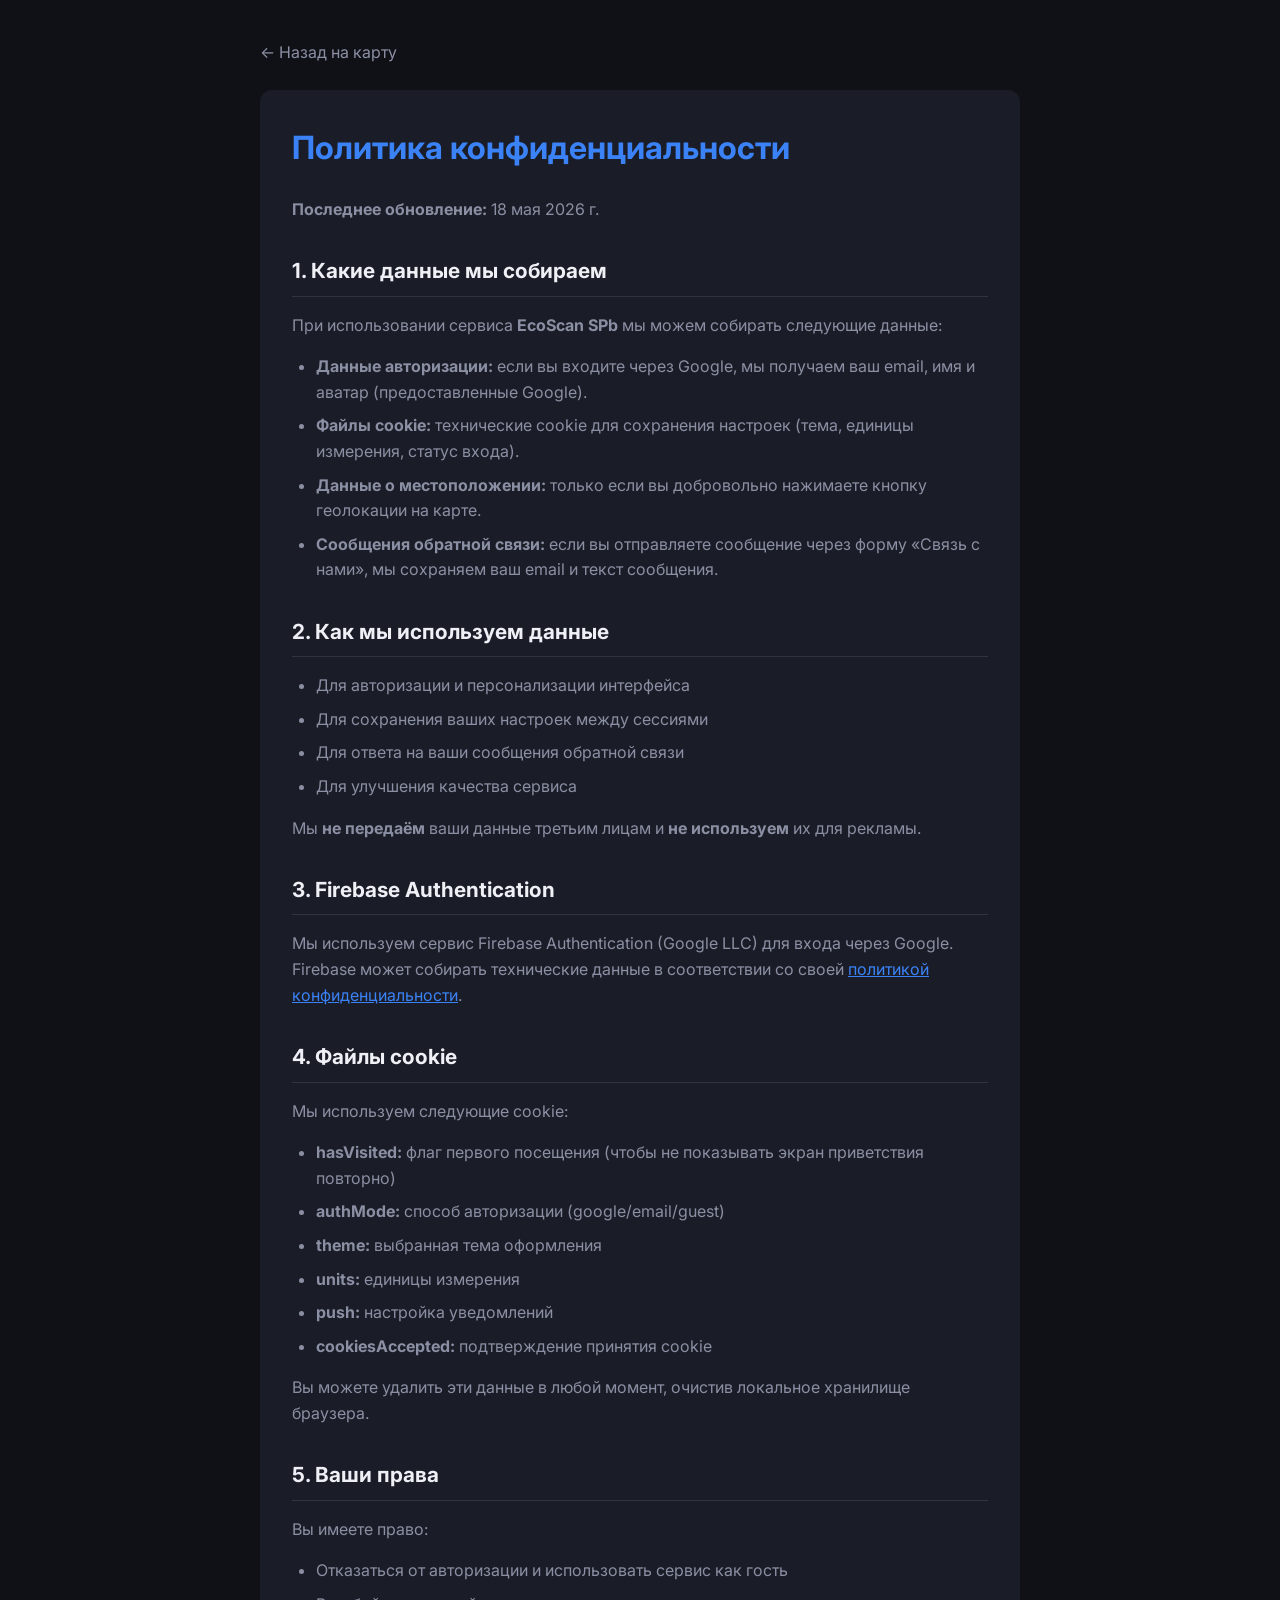
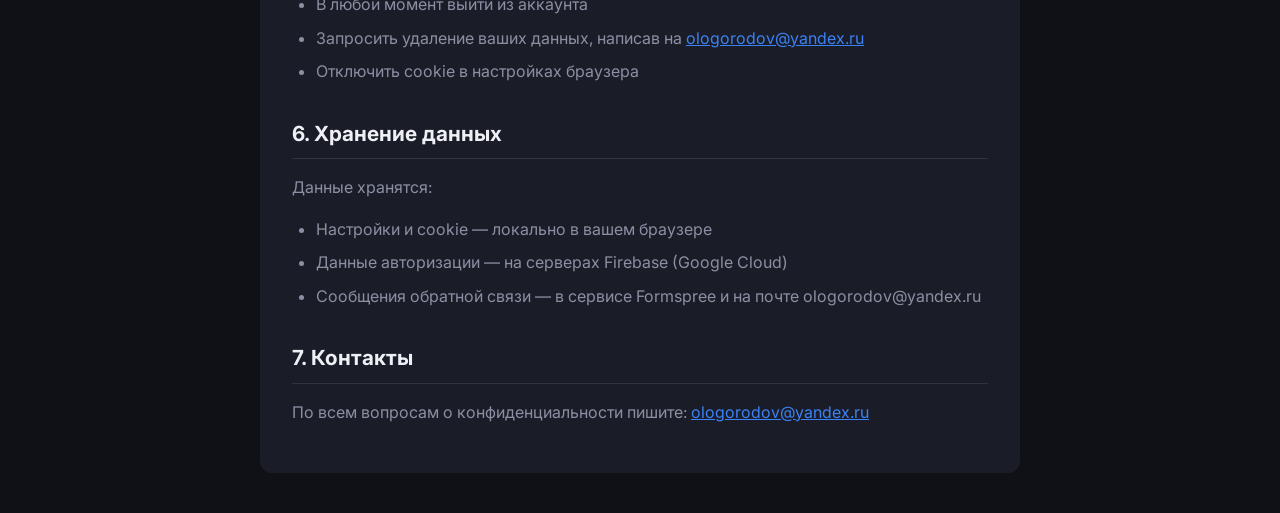
<file: privacy.html>
<!DOCTYPE html>
<html lang="ru">
<head>
  <meta charset="UTF-8">
  <meta name="viewport" content="width=device-width, initial-scale=1.0">
  <title>Политика конфиденциальности — EcoScan SPb</title>
  <link rel="preconnect" href="https://fonts.googleapis.com">
  <link rel="preconnect" href="https://fonts.gstatic.com" crossorigin>
  <link href="https://fonts.googleapis.com/css2?family=Inter:opsz,wght@14..32,400;14..32,500;14..32,600&display=swap" rel="stylesheet">
  <style>
    * { margin: 0; padding: 0; box-sizing: border-box; }
    body {
      font-family: 'Inter', -apple-system, sans-serif;
      background: #0f1117;
      color: #eef0f6;
      line-height: 1.6;
      padding: 40px 20px;
      max-width: 800px;
      margin: 0 auto;
    }
    h1 { color: #3b82f6; margin-bottom: 24px; font-size: 2rem; }
    h2 { color: #eef0f6; margin: 32px 0 16px; font-size: 1.3rem; border-bottom: 1px solid rgba(255,255,255,0.1); padding-bottom: 8px; }
    p { color: #8b8fa3; margin-bottom: 16px; }
    a { color: #3b82f6; text-decoration: underline; }
    ul { color: #8b8fa3; margin-bottom: 16px; padding-left: 24px; }
    li { margin-bottom: 8px; }
    .container { background: #1a1d27; border-radius: 12px; padding: 32px; }
    .back-link { display: inline-block; margin-bottom: 24px; color: #8b8fa3; text-decoration: none; }
    .back-link:hover { color: #eef0f6; }
  </style>
</head>
<body>
  <a href="index.html" class="back-link">← Назад на карту</a>
  <div class="container">
    <h1>Политика конфиденциальности</h1>
    <p><strong>Последнее обновление:</strong> 18 мая 2026 г.</p>

    <h2>1. Какие данные мы собираем</h2>
    <p>При использовании сервиса <strong>EcoScan SPb</strong> мы можем собирать следующие данные:</p>
    <ul>
      <li><strong>Данные авторизации:</strong> если вы входите через Google, мы получаем ваш email, имя и аватар (предоставленные Google).</li>
      <li><strong>Файлы cookie:</strong> технические cookie для сохранения настроек (тема, единицы измерения, статус входа).</li>
      <li><strong>Данные о местоположении:</strong> только если вы добровольно нажимаете кнопку геолокации на карте.</li>
      <li><strong>Сообщения обратной связи:</strong> если вы отправляете сообщение через форму «Связь с нами», мы сохраняем ваш email и текст сообщения.</li>
    </ul>

    <h2>2. Как мы используем данные</h2>
    <ul>
      <li>Для авторизации и персонализации интерфейса</li>
      <li>Для сохранения ваших настроек между сессиями</li>
      <li>Для ответа на ваши сообщения обратной связи</li>
      <li>Для улучшения качества сервиса</li>
    </ul>
    <p>Мы <strong>не передаём</strong> ваши данные третьим лицам и <strong>не используем</strong> их для рекламы.</p>

    <h2>3. Firebase Authentication</h2>
    <p>Мы используем сервис Firebase Authentication (Google LLC) для входа через Google. Firebase может собирать технические данные в соответствии со своей <a href="https://policies.google.com/privacy" target="_blank">политикой конфиденциальности</a>.</p>

    <h2>4. Файлы cookie</h2>
    <p>Мы используем следующие cookie:</p>
    <ul>
      <li><strong>hasVisited:</strong> флаг первого посещения (чтобы не показывать экран приветствия повторно)</li>
      <li><strong>authMode:</strong> способ авторизации (google/email/guest)</li>
      <li><strong>theme:</strong> выбранная тема оформления</li>
      <li><strong>units:</strong> единицы измерения</li>
      <li><strong>push:</strong> настройка уведомлений</li>
      <li><strong>cookiesAccepted:</strong> подтверждение принятия cookie</li>
    </ul>
    <p>Вы можете удалить эти данные в любой момент, очистив локальное хранилище браузера.</p>

    <h2>5. Ваши права</h2>
    <p>Вы имеете право:</p>
    <ul>
      <li>Отказаться от авторизации и использовать сервис как гость</li>
      <li>В любой момент выйти из аккаунта</li>
      <li>Запросить удаление ваших данных, написав на <a href="mailto:ologorodov@yandex.ru">ologorodov@yandex.ru</a></li>
      <li>Отключить cookie в настройках браузера</li>
    </ul>

    <h2>6. Хранение данных</h2>
    <p>Данные хранятся:</p>
    <ul>
      <li>Настройки и cookie — локально в вашем браузере</li>
      <li>Данные авторизации — на серверах Firebase (Google Cloud)</li>
      <li>Сообщения обратной связи — в сервисе Formspree и на почте ologorodov@yandex.ru</li>
    </ul>

    <h2>7. Контакты</h2>
    <p>По всем вопросам о конфиденциальности пишите: <a href="mailto:ologorodov@yandex.ru">ologorodov@yandex.ru</a></p>
  </div>
</body>
</html>
</file>
